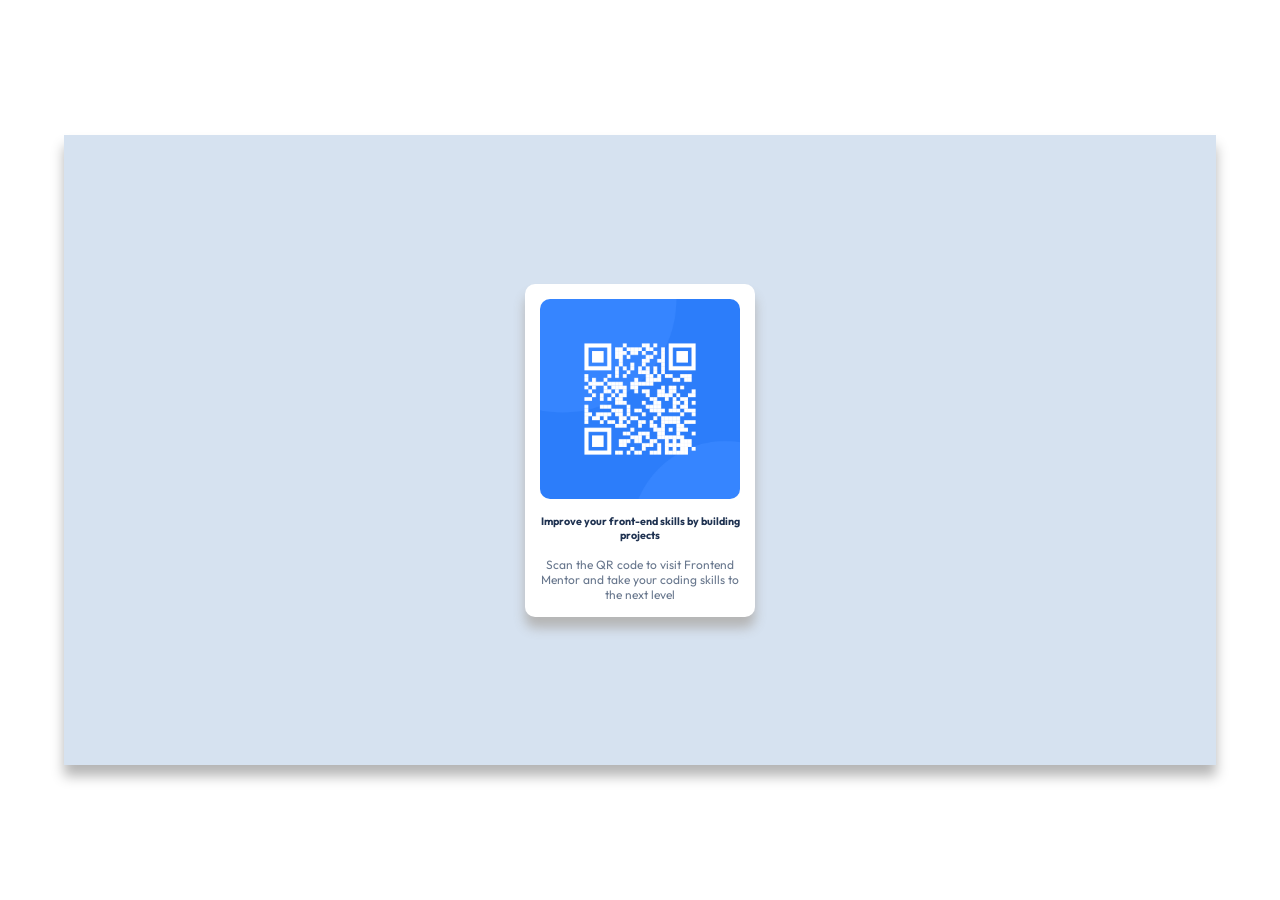
<file: P1/index.html>
<!DOCTYPE html>
<html lang="en">
<head>
    <meta charset="UTF-8">
    <meta name="viewport" content="width=device-width, initial-scale=1.0">
    <link rel="stylesheet" href="styles.css">
    <link rel="icon" href="images/favicon-32x32.png">
    
    <title>first</title>
</head>
<body>
    <section>
        <div>
            <img src="images/image-qr-code.png" alt="QR code">
            <h6>Improve your front-end skills by building projects</h4>
            <p>Scan the QR code to visit Frontend Mentor and take your coding skills to the next level</p>
        </div>
    </section>
</body>
</html>
</file>
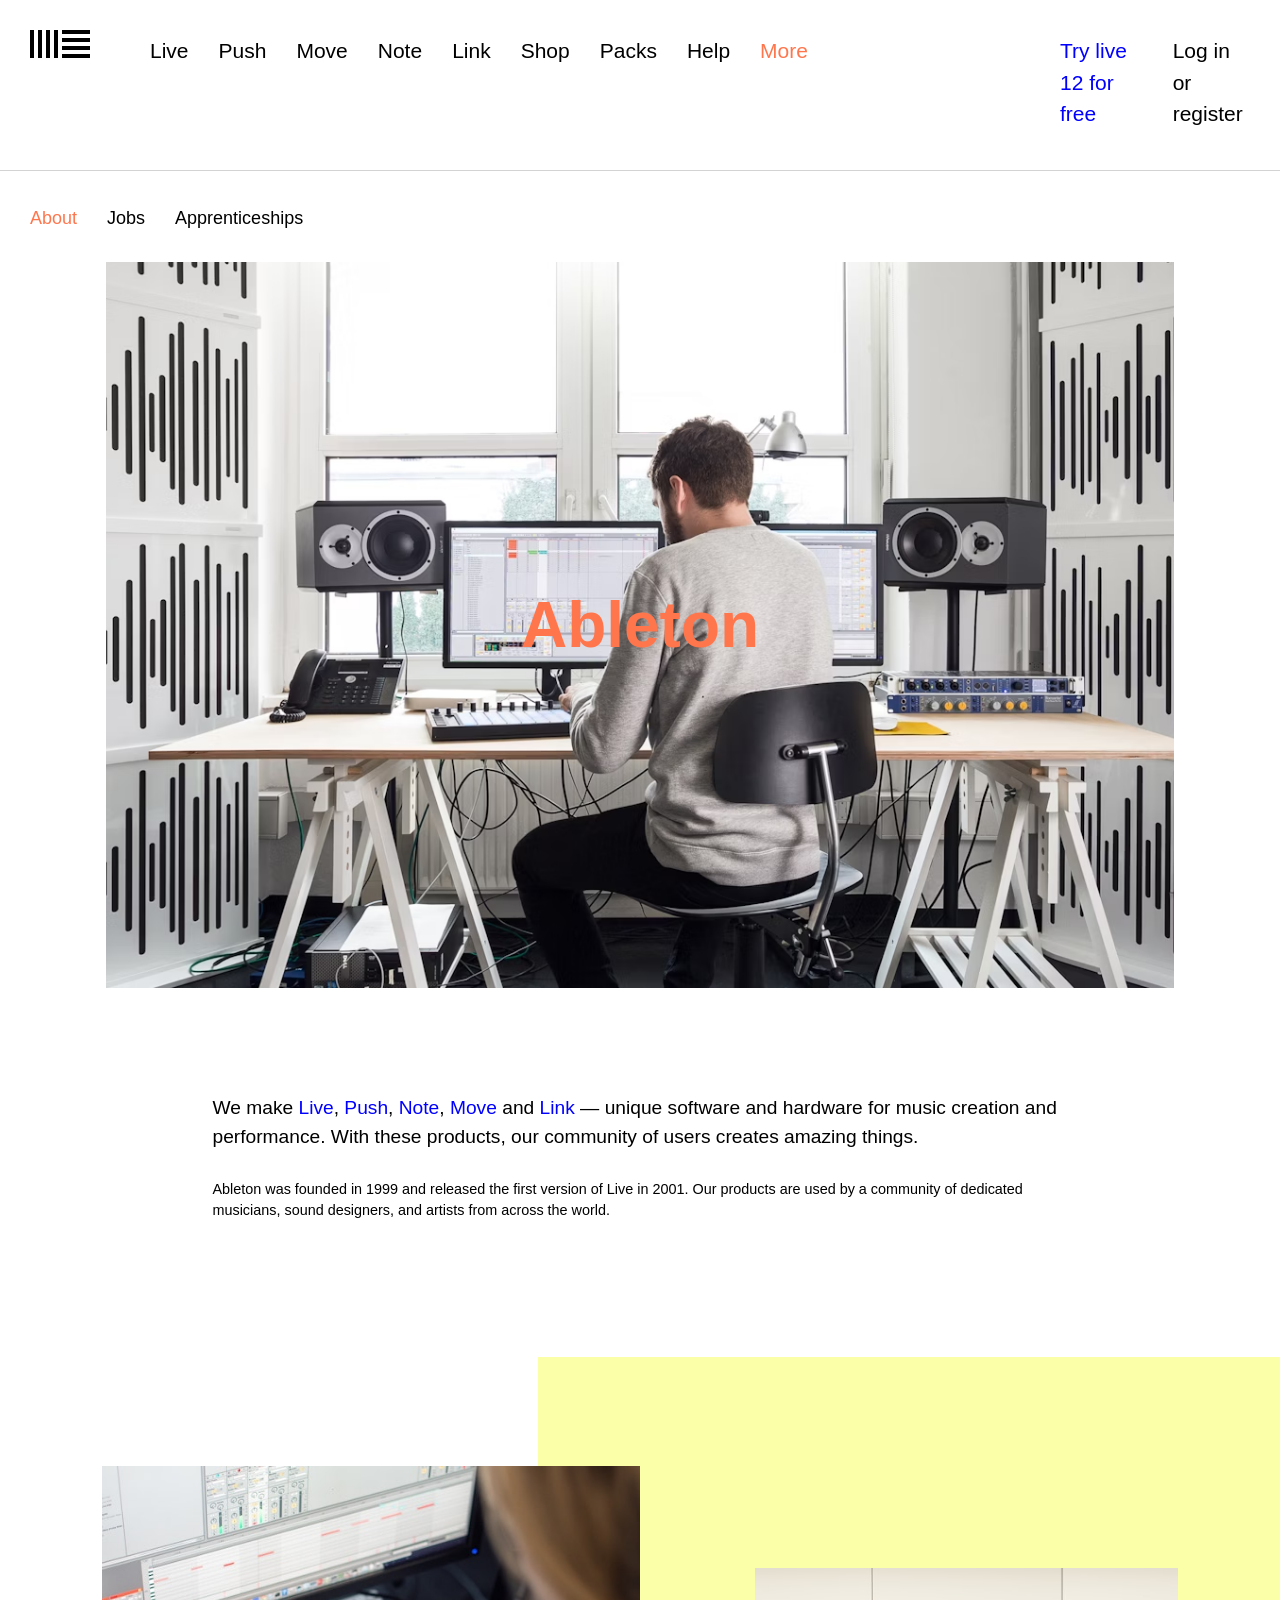
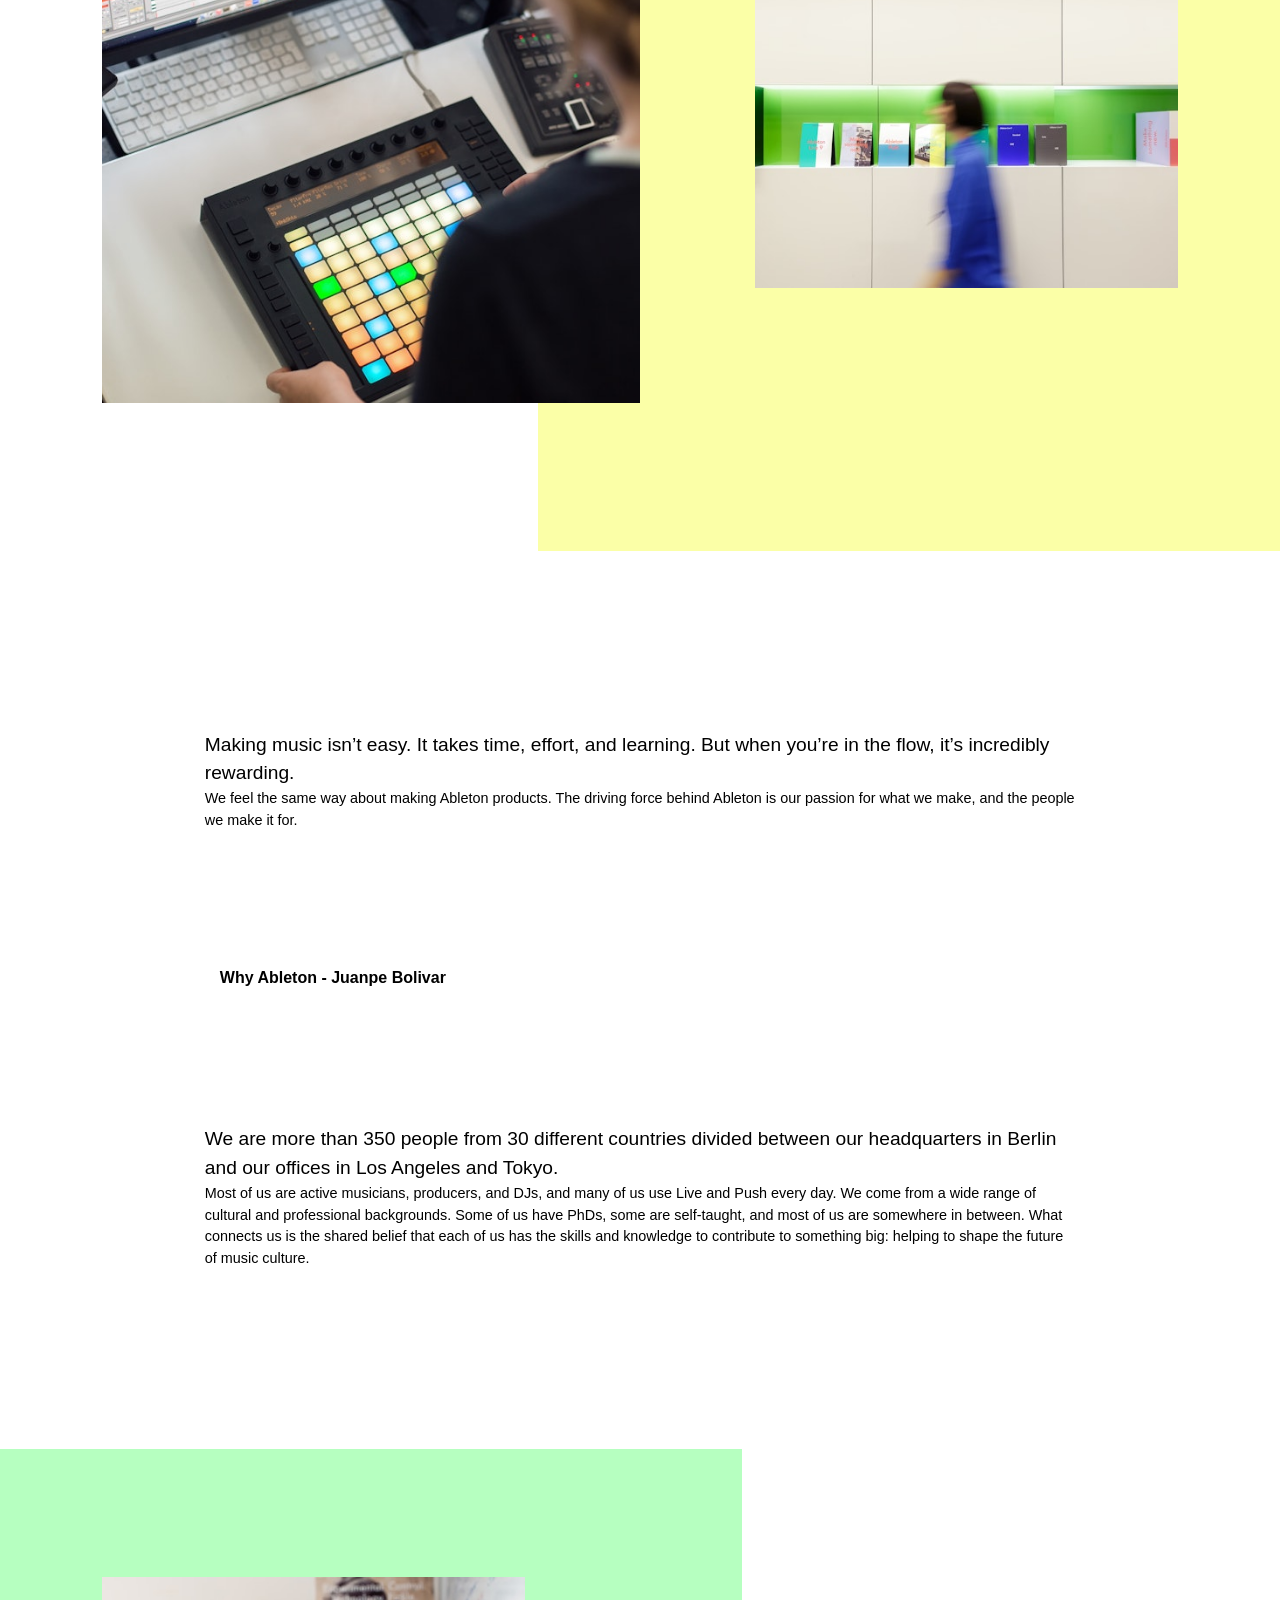
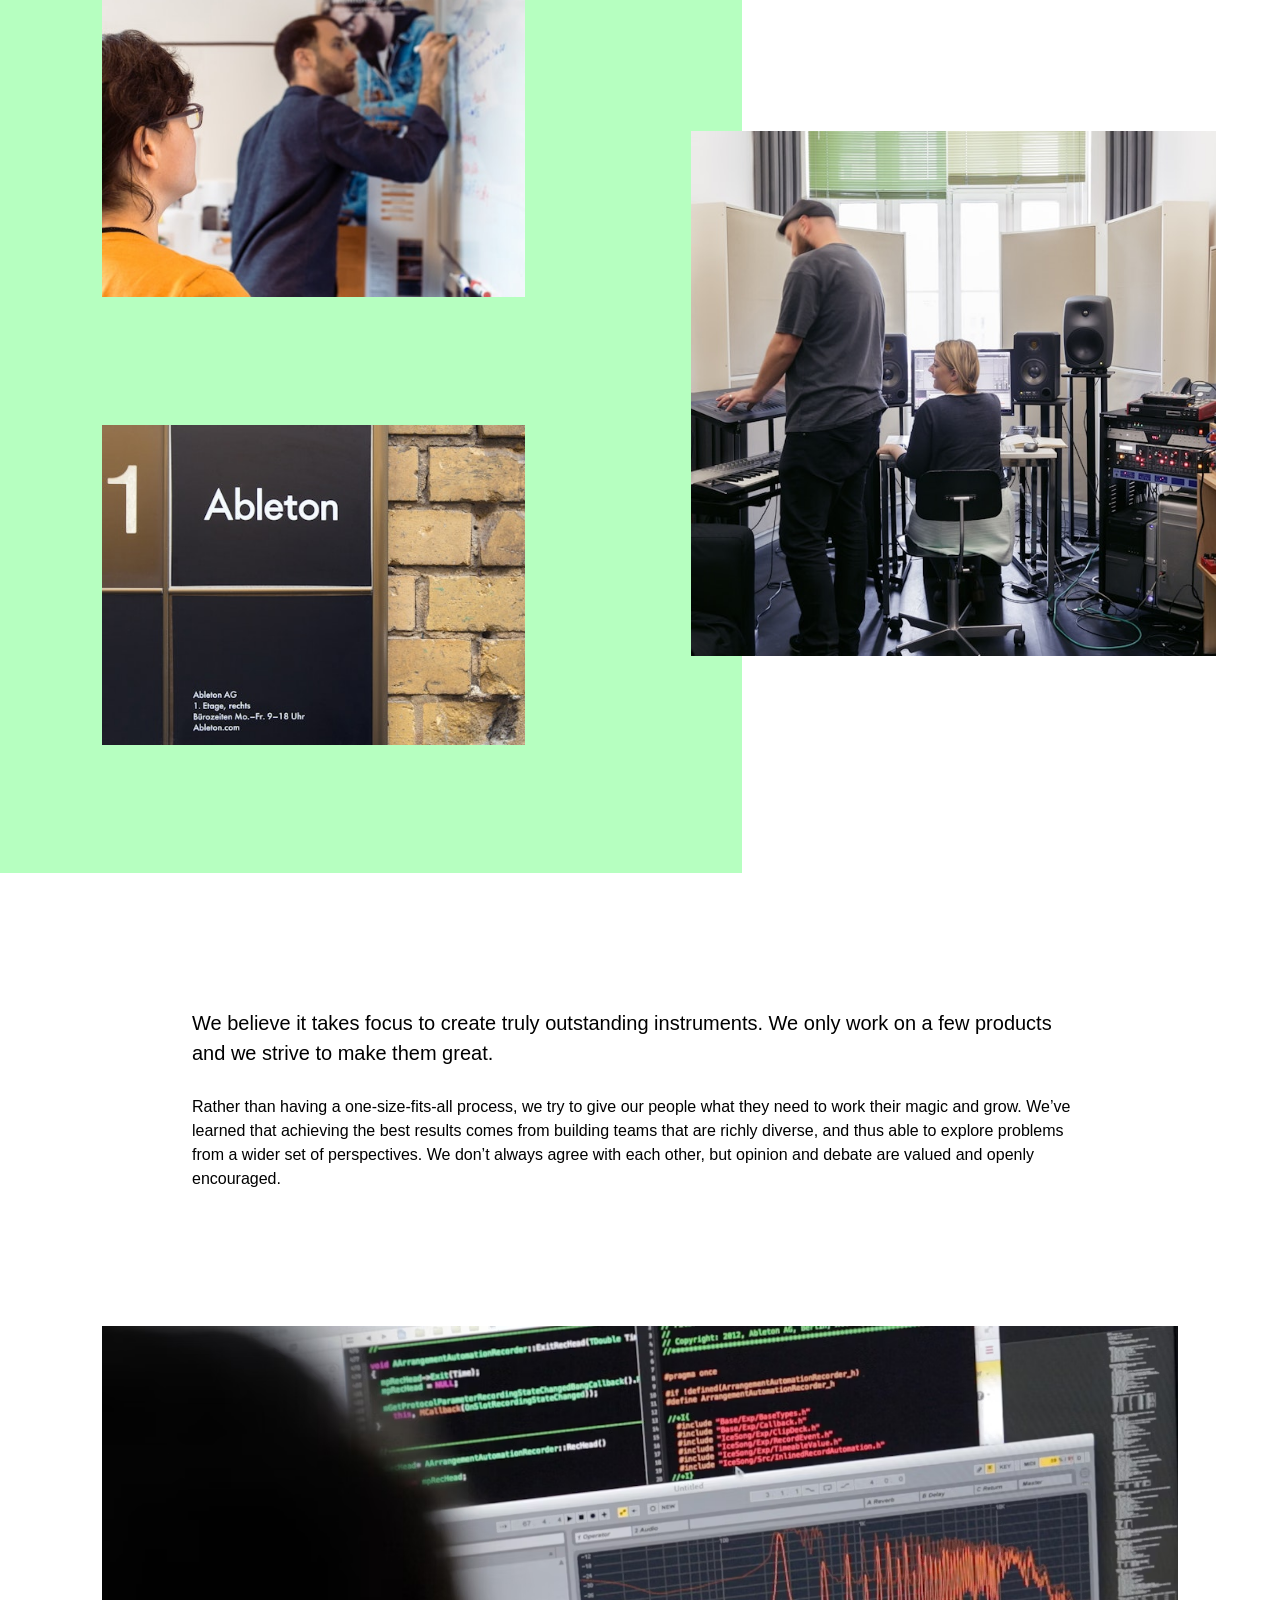
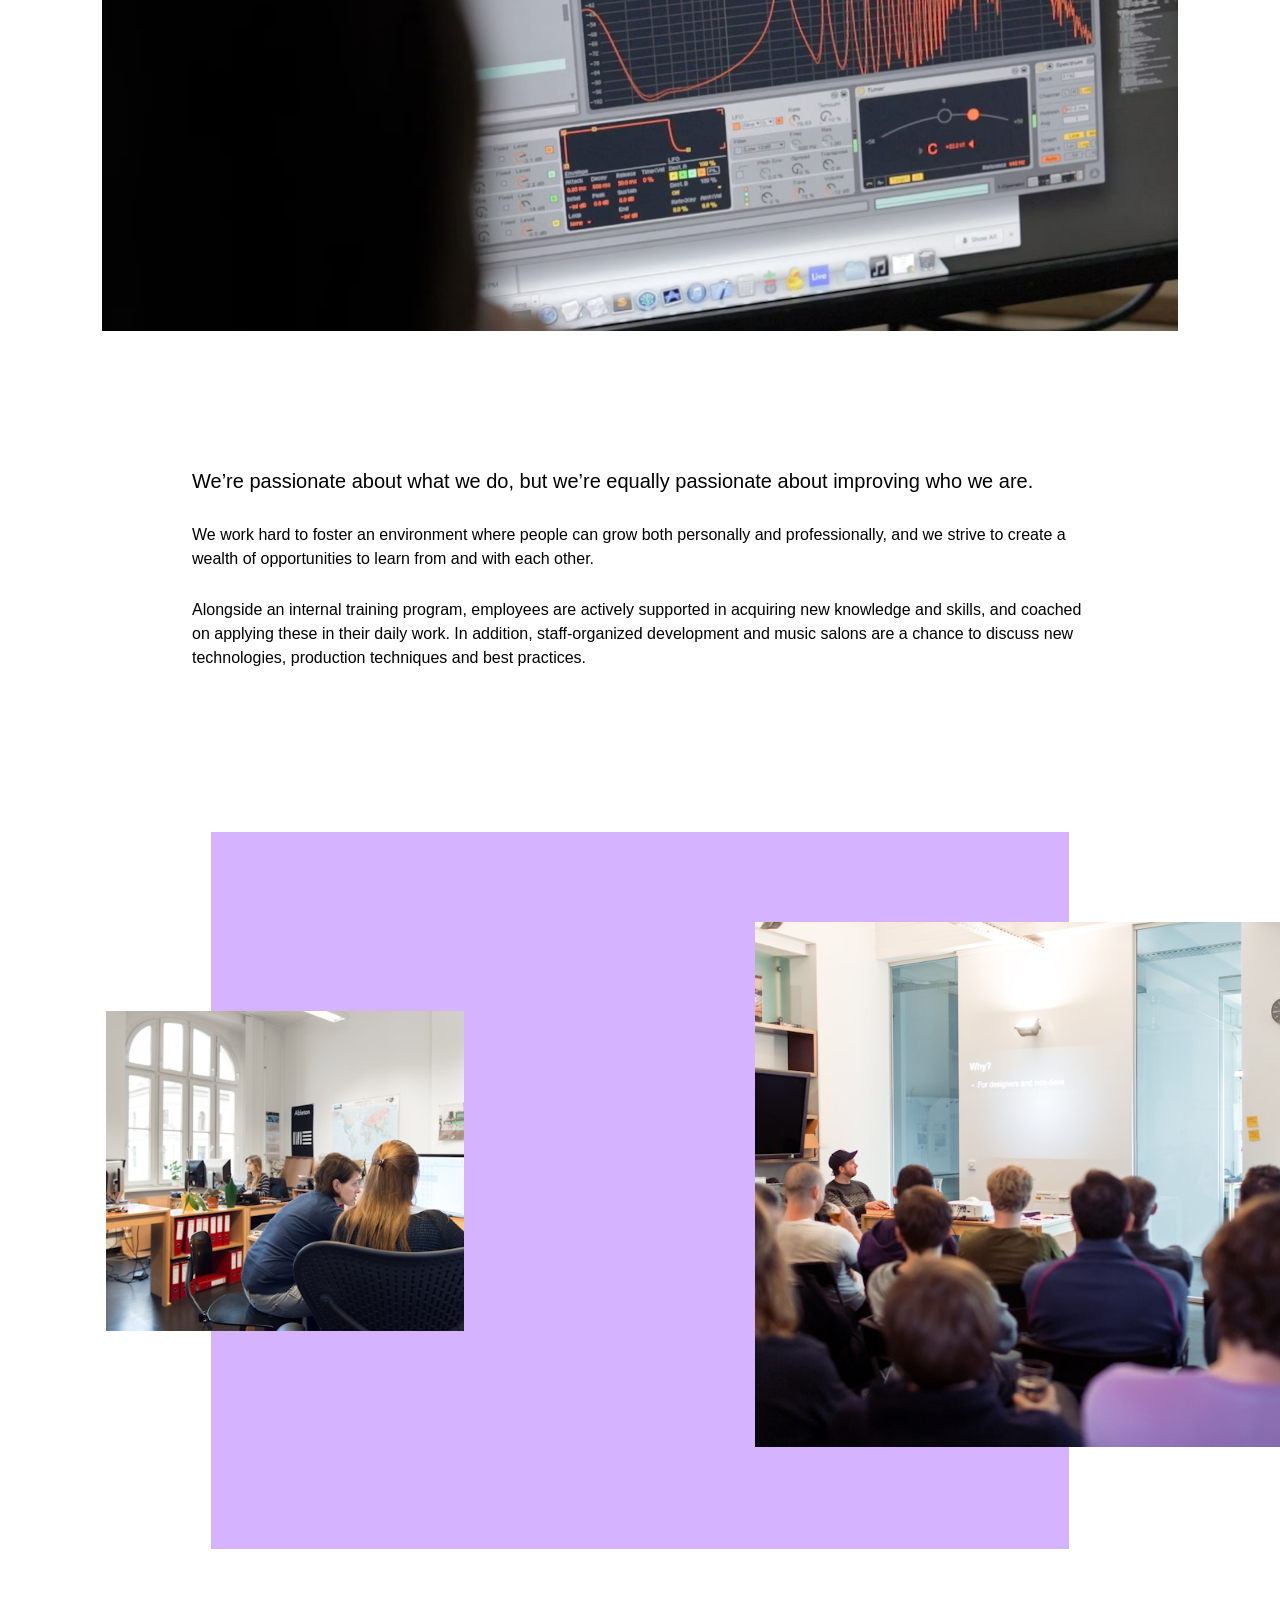
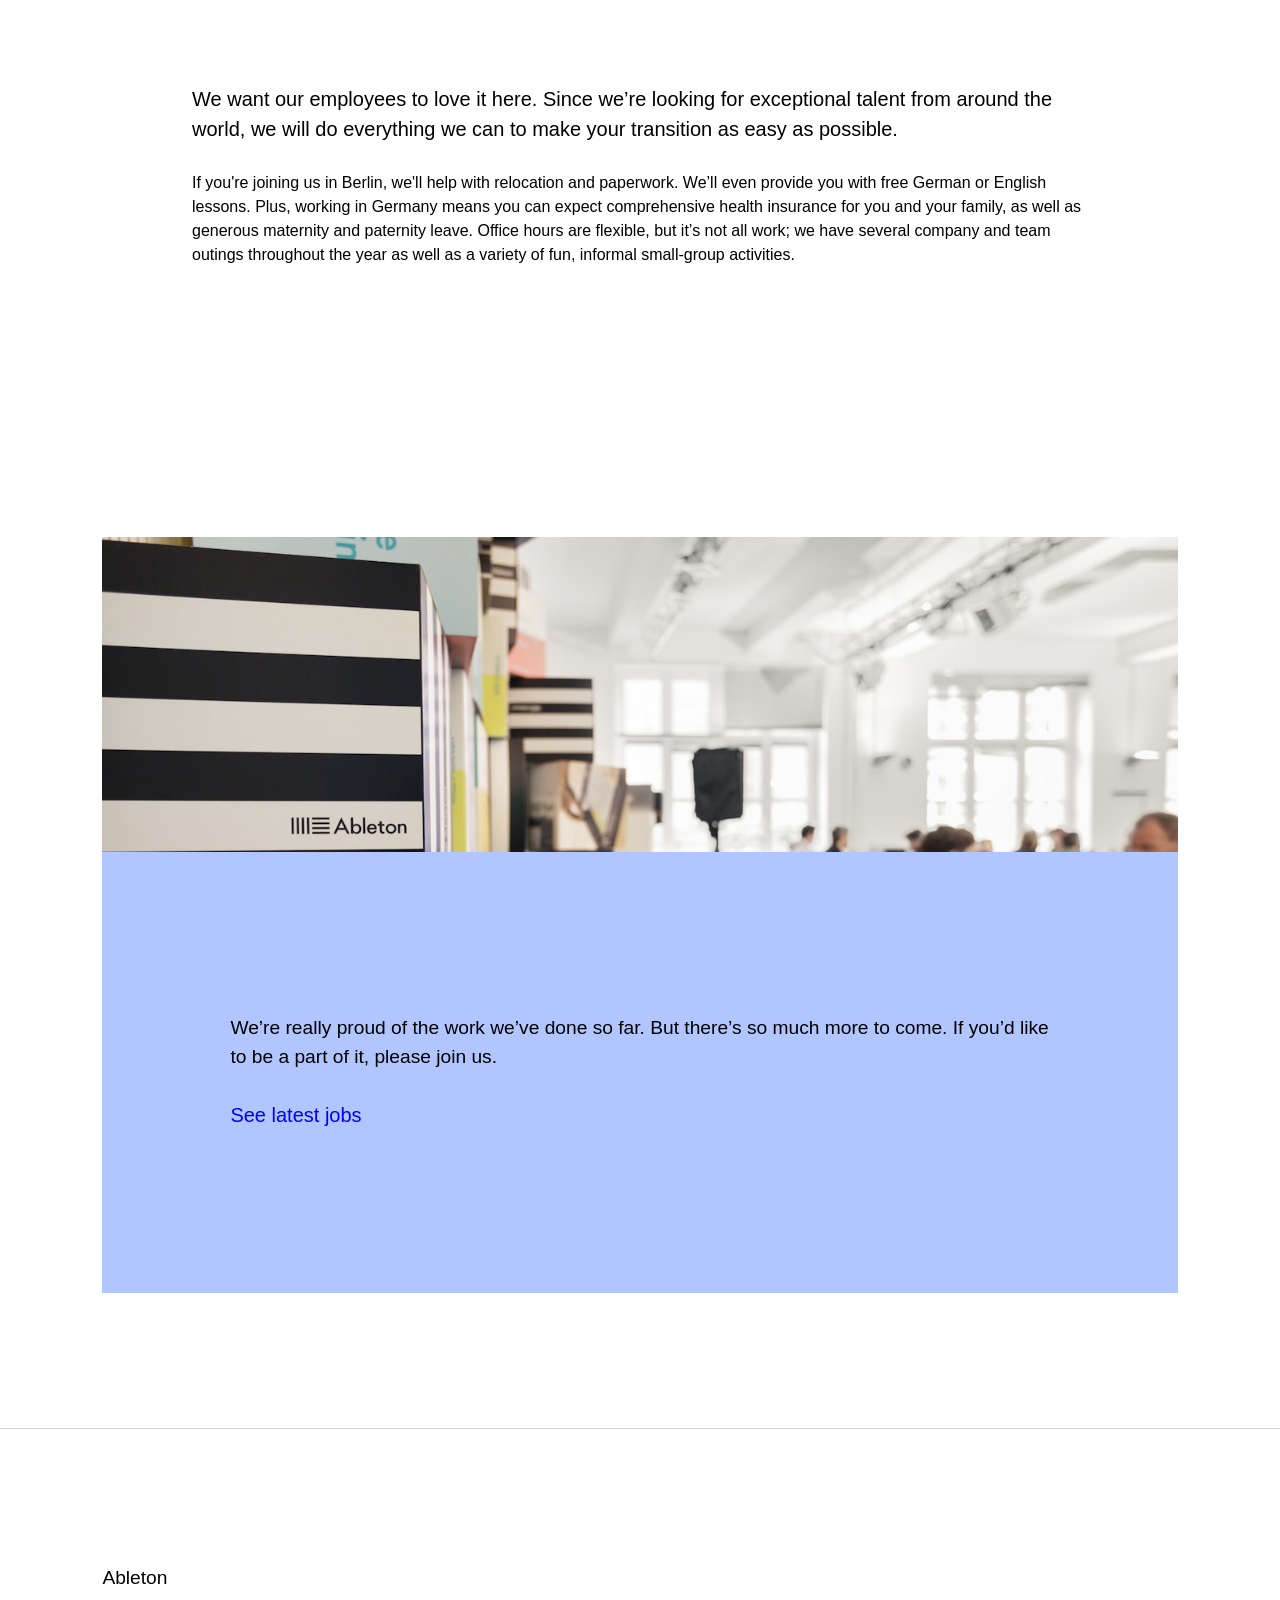
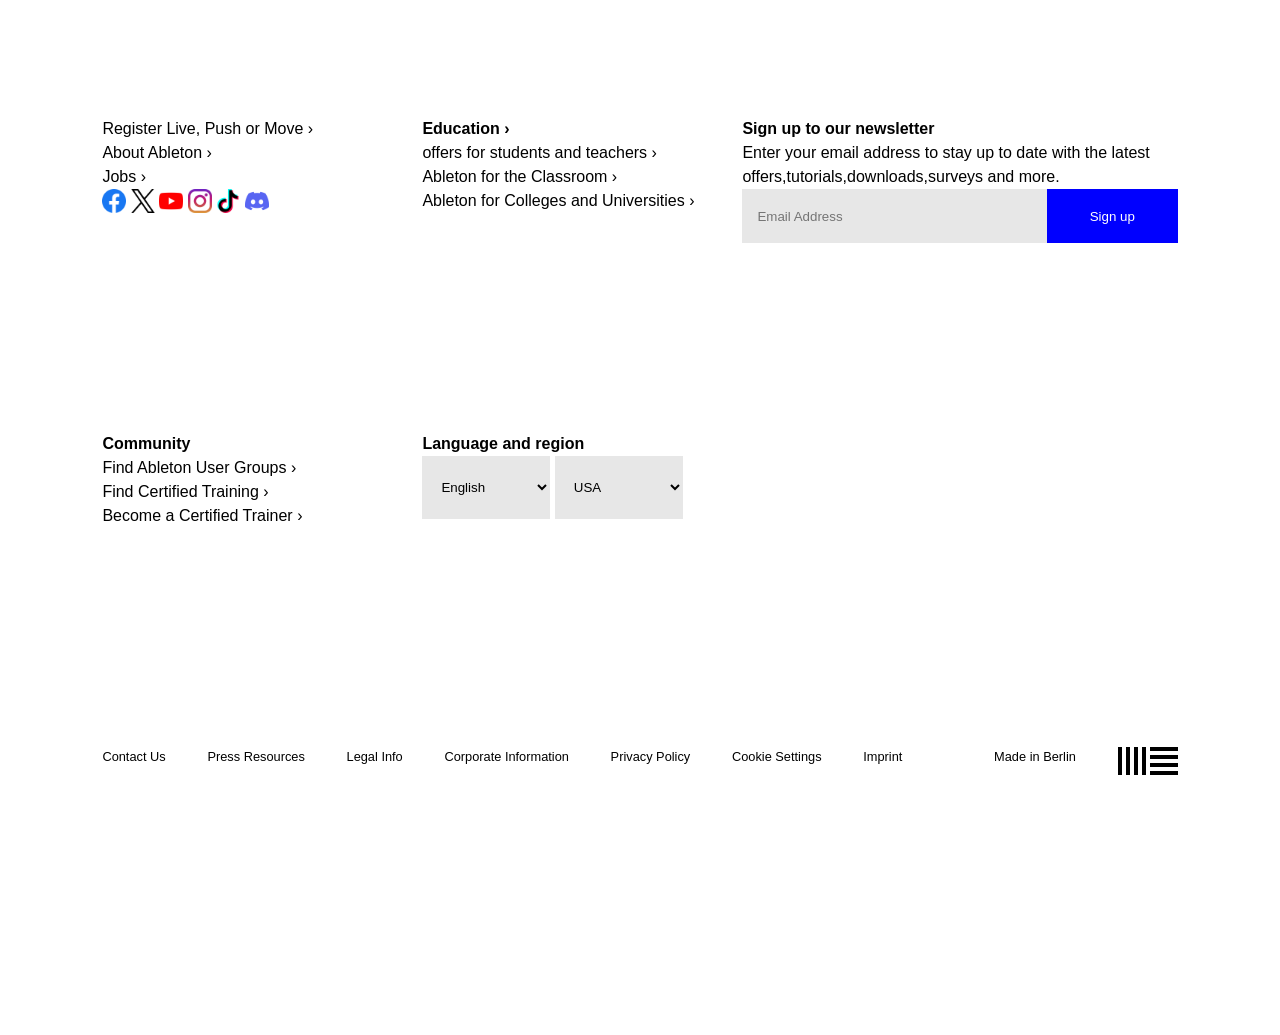
<file: P2/index.html>
<!DOCTYPE html>
<html lang="en">
  <head>
    <meta charset="UTF-8" />
    <meta name="viewport" content="width=device-width, initial-scale=1.0" />
    <link rel="stylesheet" href="styles.css" />
    <title>second</title>
  </head>
  <body>
    <header>
      <div class="wrap">
        <div class="icon-1">
          <a href="#"
            ><span></span>
            <span></span>
            <span></span>
            <span></span
          ></a>
        </div>
        <div class="icon-2">
          <a href="#"
            ><span></span>
            <span></span>
            <span></span>
            <span></span
          ></a>
        </div>
      </div>
      <button>Menu</button>
      <nav class="flex">
        <ul>
          <li><a href="">Live</a></li>
          <li><a href="">Push</a></li>
          <li><a href="">Move</a></li>
          <li><a href="">Note</a></li>
          <li><a href="">Link</a></li>
          <li><a href="">Shop</a></li>
          <li><a href="">Packs</a></li>
          <li><a href="">Help</a></li>
          <li class="orange"><a href="">More</a></li>
          <li class="orange">
            <a href="">
              <span></span>
              <span></span>
            </a>
          </li>
          <li class="blue cap"><a href="">Try live 12 for free</a></li>
          <li><a href="">Log in or register</a></li>
        </ul>
      </nav>
    </header>
    <nav class="flex nav2" id="nav2">
      <ul>
        <li class="orange"><a href="">About</a></li>
        <li><a href="">Jobs</a></li>
        <li><a href="">Apprenticeships</a></li>
      </ul>
    </nav>
    <main>
      <section class="s1">
        <div class="s1-bg">
          <h1 class="orange">Ableton</h1>
        </div>
        <div class="s1-text">
          <h2>
            We make <a href="">Live</a>, <a href="">Push</a>,
            <a href="">Note</a>, <a href="">Move</a> and <a href="">Link</a> —
            unique software and hardware for music creation and performance.
            With these products, our community of users creates amazing things.
          </h2>
          <p>
            Ableton was founded in 1999 and released the first version of Live
            in 2001. Our products are used by a community of dedicated
            musicians, sound designers, and artists from across the world.
          </p>
        </div>
      </section>
      <section class="s2">
        <div class="s2-bg"></div>
        <div class="s2-right-img"></div>
        <div class="s2-left-img"></div>
      </section>
      <section class="s3">
        <h2>
          Making music isn’t easy. It takes time, effort, and learning. But when
          you’re in the flow, it’s incredibly rewarding.
        </h2>
        <p>
          We feel the same way about making Ableton products. The driving force
          behind Ableton is our passion for what we make, and the people we make
          it for.
        </p>
        <figure>
          <figcaption>
            <h4>Why Ableton - Juanpe Bolivar</h4>
          </figcaption>
        </figure>
        <h2>
          We are more than 350 people from 30 different countries divided
          between our headquarters in Berlin and our offices in Los Angeles and
          Tokyo.
        </h2>
        <p>
          Most of us are active musicians, producers, and DJs, and many of us
          use Live and Push every day. We come from a wide range of cultural and
          professional backgrounds. Some of us have PhDs, some are self-taught,
          and most of us are somewhere in between. What connects us is the
          shared belief that each of us has the skills and knowledge to
          contribute to something big: helping to shape the future of music
          culture.
        </p>
      </section>
      <section class="s4">
        <div class="s4-left">
          <div class="s4-left-up"></div>
          <div class="s4-left-down"></div>
        </div>
        <div class="s4-right"></div>
      </section>
      <section class="s5">
        <h2>
          We believe it takes focus to create truly outstanding instruments. We
          only work on a few products and we strive to make them great.
        </h2>
        <p>
          Rather than having a one-size-fits-all process, we try to give our
          people what they need to work their magic and grow. We’ve learned that
          achieving the best results comes from building teams that are richly
          diverse, and thus able to explore problems from a wider set of
          perspectives. We don’t always agree with each other, but opinion and
          debate are valued and openly encouraged.
        </p>
        <div class="s5-img">
          <img src="images/poster-meet-the-makers.avif" alt="equalising??" />
        </div>
        <h2>
          We’re passionate about what we do, but we’re equally passionate about
          improving who we are.
        </h2>
        <p class="s5-p">
          We work hard to foster an environment where people can grow both
          personally and professionally, and we strive to create a wealth of
          opportunities to learn from and with each other.
        </p>
        <p>
          Alongside an internal training program, employees are actively
          supported in acquiring new knowledge and skills, and coached on
          applying these in their daily work. In addition, staff-organized
          development and music salons are a chance to discuss new technologies,
          production techniques and best practices.
        </p>
      </section>
      <section class="s6">
        <div class="s6-img">
          <div class="s6-mid"></div>
          <div class="s6-img-left"></div>
          <div class="s6-img-right"></div>
        </div>
        <div class="s6-text">
          <h2>
            We want our employees to love it here. Since we’re looking for
            exceptional talent from around the world, we will do everything we
            can to make your transition as easy as possible.
          </h2>
          <p>
            If you're joining us in Berlin, we'll help with relocation and
            paperwork. We’ll even provide you with free German or English
            lessons. Plus, working in Germany means you can expect comprehensive
            health insurance for you and your family, as well as generous
            maternity and paternity leave. Office hours are flexible, but it’s
            not all work; we have several company and team outings throughout
            the year as well as a variety of fun, informal small-group
            activities.
          </p>
        </div>
        <div class="s6-last">
          <div class="s6-last-img"></div>
          <div class="s6-last-txt">
            <h2>
              We’re really proud of the work we’ve done so far. But there’s so
              much more to come. If you’d like to be a part of it, please join
              us.<br /><br /><a href="" class="blue">See latest jobs</a>
            </h2>
          </div>
        </div>
      </section>
    </main>
    <footer>
      <div class="title">
        <h2>Ableton</h2>
      </div>
      <div class="about">
        <p>Register Live, Push or Move ›</p>
        <p>About Ableton ›</p>
        <p>Jobs ›</p>
        <a href=""><img src="images/facebook.png" alt="" /></a>
        <a href=""><img src="images/twitter.png" alt="" /></a>
        <a href=""><img src="images/youtube.png" alt="" /></a>
        <a href=""><img src="images/instagram.png" alt="" /></a>
        <a href=""><img src="images/tik-tok.png" alt="" /></a>
        <a href=""><img src="images/discord.png" alt="" /></a>
      </div>
      <div class="ed">
        <h3>Education ›</h3>
        <p>offers for students and teachers ›</p>
        <p>Ableton for the Classroom ›</p>
        <p>Ableton for Colleges and Universities ›</p>
      </div>
      <div class="sign">
        <h3>Sign up to our newsletter</h3>
        <p>
          Enter your email address to stay up to date with the latest
          offers,tutorials,downloads,surveys and more.
        </p>
        <div class="bttsn">
          <input id="ein" type="email" placeholder="Email Address" />
          <button id="sgn">Sign up</button>
        </div>
      </div>
      <div class="com">
        <h3>Community</h3>
        <p>Find Ableton User Groups ›</p>
        <p>Find Certified Training ›</p>
        <p>Become a Certified Trainer ›</p>
      </div>
      <div class="lan">
        <h3>Language and region</h3>
        <select name="Language" id="language">
          <option value="">English</option>
        </select>
        <select name="location" id="location">
          <option value="">USA</option>
        </select>
      </div>
      <div class="con">
        <p>Contact Us</p>
        <p>Press Resources</p>
        <p>Legal Info</p>
        <p>Corporate Information</p>
        <p>Privacy Policy</p>
        <p>Cookie Settings</p>
        <p>Imprint</p>
        <p class="flright">Made in Berlin</p>
        <div class="wrap">
          <div class="icon-1">
            <a href="#"
              ><span></span>
              <span></span>
              <span></span>
              <span></span
            ></a>
          </div>
          <div class="icon-2">
            <a href="#"
              ><span></span>
              <span></span>
              <span></span>
              <span></span
            ></a>
          </div>
        </div>
      </div>
    </footer>
    <script src="script.js"></script>
  </body>
</html>
</file>
<file: P1/styles.css>
@import url('https://fonts.googleapis.com/css2?family=Outfit:wght@100..900&family=Ubuntu+Condensed&display=swap');
*{
    padding: 0;
    margin: 0;
    box-sizing: border-box;
    font-family: 'Outfit';
}
body{
    height: 100vh;
    display: flex;
    justify-content: center;
    align-items: center;
}
section{
    width: 90vw;
    height: 70vh;
    background-color: hsl(212, 45%, 89%);
    display: flex;
    justify-content: center;
    align-items: center;
    box-shadow: 0px 11px 12px 0px rgb(181, 181, 181);
}
div{
    width: 230px;
    background-color: hsl(0, 0%, 100%);
    border-radius: 10px;
    padding: 15px;
    box-shadow: 0px 11px 12px 0px rgb(181, 181, 181);
}
img{
    width: 200px;
    display: block;
    border-radius: 10px;
}
h6{
    color: hsl(218, 44%, 22%);
    text-align: center;
    padding: 15px 0;
}
p{
    color: hsl(216, 15%, 48%);
    font-size: 12px;
    text-align: center;
}
@media (max-width: 376px){
    section{
        width: 100%;
        height: 100%;
    }
}
</file>
<file: P2/styles.css>
* {
  padding: 0;
  margin: 0;
  box-sizing: border-box;
}
body {
  font-family: futura-pt, Avenir, -apple-system, BlinkMacSystemFont, "Segoe UI",
    Roboto, "Helvetica Neue", Helvetica, Arial, sans-serif;
  font-size: 16px;
  line-height: 1.5;
}

header {
  display: flex;
  border-bottom: 1px solid lightgrey;
  padding: 30px 30px 40px 30px;
}

.wrap {
  display: flex;
  min-width: 60px;
}

.icon-1 a {
  display: flex;
}

.icon-1 span {
  display: block;
  width: 4px;
  background-color: black;
  height: 28px;
  margin-right: 4px;
}

.icon-2 span {
  display: block;
  width: 28px;
  background-color: black;
  height: 4px;
  margin-bottom: 4px;
}

.icon-1 span:last-child,
.icon-2 span:last-child {
  margin-bottom: 0;
}
.orange {
  color: #ff764d;
}
.blue {
  color: blue;
}

header nav {
  padding-top: 5px;
  margin-left: 60px;
}

.cap {
  margin-left: 15vw;
}

li,
a {
  list-style: none;
  text-decoration: none;
  color: inherit;
  font-weight: 500;
  font-size: 21px;
}

.flex ul {
  display: flex;
  gap: 30px;
}

.nav2 {
  padding: 30px;
  position: sticky; 
  top: 0px;
  background-color: rgba(255, 255, 255, 0.9);
  z-index: 10;
  transition-duration: 1s;
}
.nav2 a {
  font-size: 18px;
}

.s1 {
  padding: 0 8.3vw 15vh 8.3vw;
}

.s1-bg {
  padding: 35vh 0;
  background-image: url(images/header.avif);
  background-position: 50% 50%;
  background-size: cover;
  background-repeat: no-repeat;
  text-align: center;
}

.s1-bg h1 {
  font-size: 4rem;
  cursor: default;
}

.s1-text {
  margin: 0 8.3vw;
  margin-top: 8.3vw;
  text-align: left;
}

.s1 h2 {
  margin-bottom: 3vh;
}

.s1 a {
  font-size: 1.2rem;
  color: blue;
}

h2{
  font-weight: 500;
  font-size: 1.2rem;
}

p {
  font-size: 0.9rem;
}

.s2 {
  position: relative;
  height: 62vw;
}

.s2-bg {
  width: 58vw;
  background-color: #FBFFA7;
  position: absolute;
  right: 0;
  height: 62vw;
}

.s2-right-img {
  width: 33vw;
  height: 25vw;
  background-image: url(images/photo-2.jpg);
  background-size: cover;
  position: absolute;
  right: 8vw;
  top: 16.5vw;
}

.s2-left-img {
  position: absolute;
  top: 8.5vw;
  left: 8vw;
  background-image: url(images/photo-1.jpg);
  height: 42vw;
  width: 42vw;
  background-size: cover;
}

.s3 {
  padding: 20vh 16vw;
}

.s3 figure {
  margin: 120px 0;
}

.s3 iframe {
  display: block;
  width: 100%;
  height: 502px;
}

.s3 figcaption {
  padding: 15px;
}

.s4-left {
  width: 58vw;
  background-color: #b6ffc0;
  padding: 10vw 20vw 10vw 8vw;
}

.s4-left-up {
  width: 33vw;
  height: 25vw;
  background-image: url(images/photo-3.jpg);
  background-size: cover;
  margin-bottom: 10vw;
}

.s4-left-down {
  width: 33vw;
  height: 25vw;
  background-image: url(images/photo-4.jpg);
  background-size: cover;
}

.s4 {
  position: relative;
}

.s4-right {
  background-image: url(images/photo-5.jpg);
  background-size: cover;
  width: 41vw;
  height: 41vw;
  position: absolute;
  top: 22vw;
  right: 5vw;
}

.s5 {
  padding: 15vh 0;
}

.s5 h2,
.s5 p {
  margin: 0 15vw;
}

.s5-img {
  width: auto;
  margin: 15vh 8vw;
}
.s5 img {
  width: 100%;
  height: auto;
  display: block;
}

.s5 h2 {
  margin-bottom: 3vh;
  font-size: 1.25rem;
}

.s5-p,
.s5 p {
  margin-bottom: 3vh;
  font-size: 1rem;
}

.s6 {
  position: relative;
}

.s6-mid {
  background-color: rgb(213, 179, 255);
  width: 67vw;
  height: 56vw;
  margin-left: 16.5vw;
}

.s6-img-left {
  background-image: url(images/photo-6-a.jpg);
  background-size: cover;
  width: 28vw;
  height: 25vw;
  position: absolute;
  top: 14vw;
  left: 8.25vw;
}

.s6-img-right {
  background-image: url(images/photo-7.jpg);
  background-size: cover;
  width: 41vw;
  height: 41vw;
  position: absolute;
  top: 7vw;
  right: 0;
}

.s6-text {
  padding: 15vh 15vw;
}
.s6-text h2 {
  font-size: 1.25rem;
  margin-bottom: 3vh;
}
.s6-text p {
  font-size: 1rem;
}

.s6-last-img {
  background-image: url(images/photo-8.jpg);
  margin: 0 8vw;
  background-size: cover;
  background-position-y: top;
  background-repeat: no-repeat;
  height: 35vh;
}

.s6-last-txt {
  background-color: rgb(177, 197, 255);
  margin: 0 8vw;
}

.s6-last h2 {
  padding: 18vh 10vw;
}

.s6-last a {
  font-size: 1.25rem;
}

.s6-last {
  padding: 15vh 0;
  border-bottom: 1px solid lightgray;
}

footer {
  padding: 15vh 8vw;
  display: grid;
  grid-template-rows: 17vh 35vh 35vh 17vh;
  grid-template-columns: 25vw 25vw 34vw;
  grid-template-areas:
    "title title title"
    "about ed sign"
    "com lan lan"
    "con con con";
}

footer .title {
  grid-area: title;
}

footer .about {
  grid-area: about;
}

footer .ed {
  grid-area: ed;
}

footer .sign {
  grid-area: sign;
}

footer .com {
  grid-area: com;
}

footer .lan {
  grid-area: lan;
}

footer .con {
  grid-area: con;
}

footer .about a {
  width: 2rem;
  height: 2rem;
}
footer img {
  width: 1.5rem;
  height: 1.5rem;
}

footer h3,
footer p {
  font-size: 1rem;
}

footer .con {
  display: flex;
  justify-content: space-between;
}
footer .con p {
  font-size: 0.8rem;
}

.flright {
  margin-left: 50px;
}

.bttsn {
  display: flex;
}

.bttsn button {
  color: white;
  background-color: blue;
  border: none;
  width: 30%;
  height: 6vh;
}
input {
  padding: 15px;
  border: none;
  width: 70%;
  height: 6vh;
  background-color: rgb(231, 231, 231);
}

select {
  background-color: rgb(231, 231, 231);
  border: none;
  width: 10vw;
  height: 7vh;
  padding: 0 15px;
}
header button {
  display: none;
}

@media (max-width: 1250px) {
  header button {
    display: revert;
    border: none;
    background-color: inherit;
    margin-left: 30px;
  }

  header nav {
    display: none;
  }

  header button::after {
    content: "⏷";
    transform: scale(0.5);
  }

  header button:focus::after {
    content: "⏶";
  }

  footer{
    display: initial;
  }

  footer .con{
    display: initial;
  }
}
</file>
